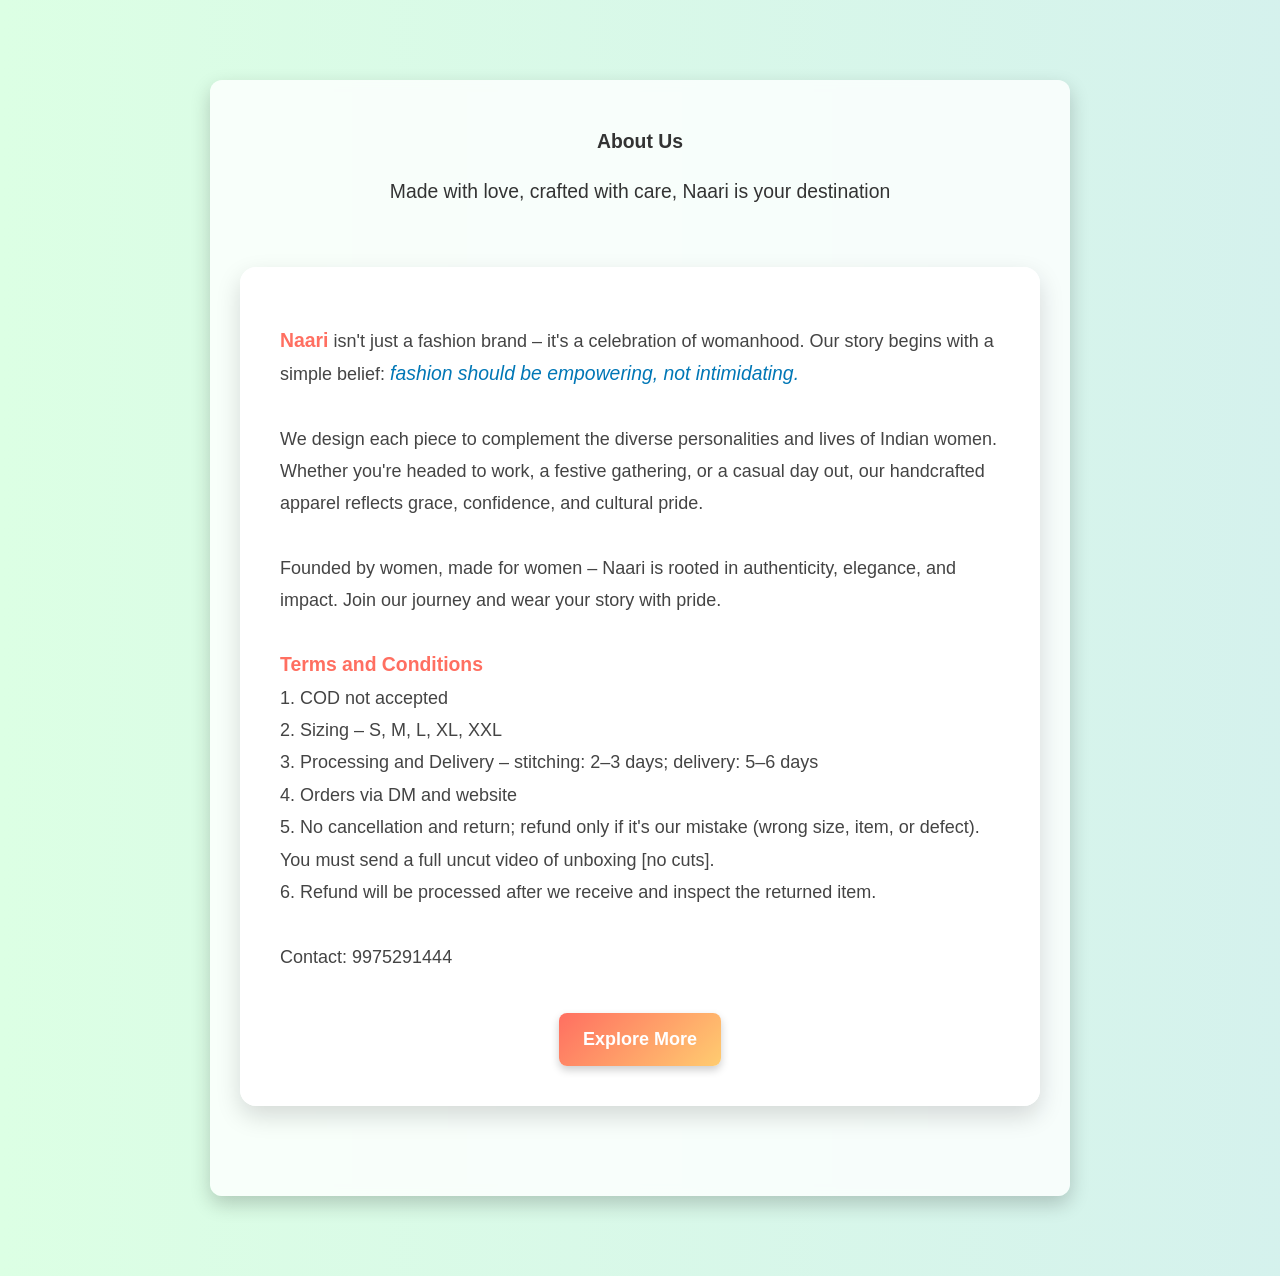
<file: about_us.html>
<!DOCTYPE html>
<html lang="en">
<head>
  <meta charset="UTF-8" />
  <meta name="viewport" content="width=device-width, initial-scale=1.0" />
  <title>Naari - Elegant Fashion</title>
  <link rel="stylesheet" href="about_us.css" />

<div class="about-us-content">
<h2>About Us</h2>
  <p>
    Made with love, crafted with care, Naari is your destination
  </p>
<div class="about-us-wrapper">
  <p>
    <strong>Naari</strong> isn't just a fashion brand – it's a celebration of womanhood. Our story begins with a
    simple belief: <em>fashion should be empowering, not intimidating.</em><br><br>

    We design each piece to complement the diverse personalities and lives of Indian women. Whether you're headed
    to work, a festive gathering, or a casual day out, our handcrafted apparel reflects grace, confidence, and
    cultural pride.<br><br>

    Founded by women, made for women – Naari is rooted in authenticity, elegance, and impact. Join our journey and
    wear your story with pride.<br><br>

    <strong>Terms and Conditions</strong><br>
    1. COD not accepted<br>
    2. Sizing – S, M, L, XL, XXL<br>
    3. Processing and Delivery – stitching: 2–3 days; delivery: 5–6 days<br>
    4. Orders via DM and website<br>
    5. No cancellation and return; refund only if it's our mistake (wrong size, item, or defect). You must send a full uncut video of unboxing [no cuts].<br>
    6. Refund will be processed after we receive and inspect the returned item.<br><br>

    Contact: 9975291444
  </p>
  <div class="explore-btn-container">
  <a href="product.html" class="explore-btn">Explore More</a>
</div>
</div>
</file>
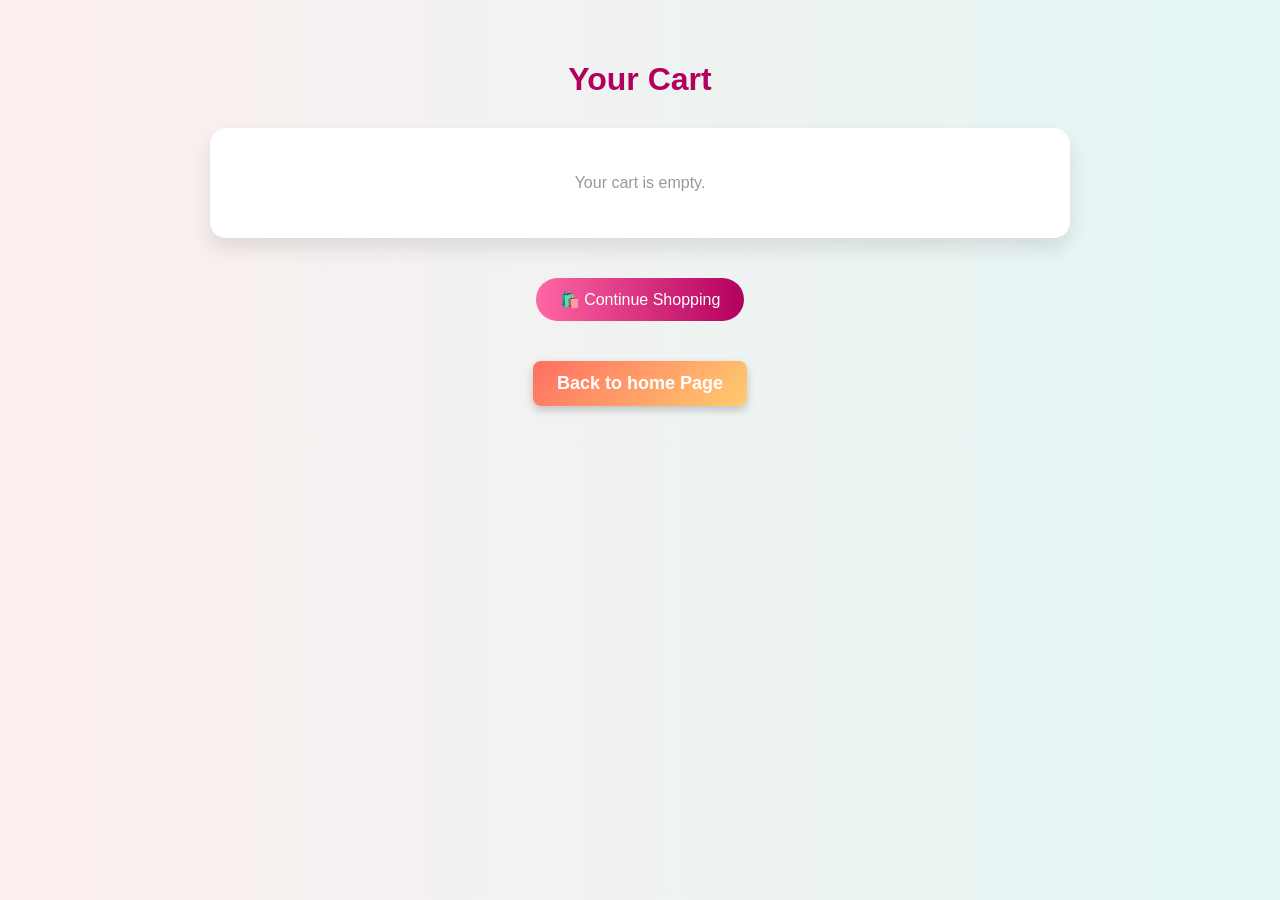
<file: cart.html>
<!DOCTYPE html>
<html lang="en">
<head>
  <meta charset="UTF-8" />
  <meta name="viewport" content="width=device-width, initial-scale=1.0" />
  <title>Your Cart – Naari</title>
  <link rel="stylesheet" href="style.css" />
</head>
<body>
  <h1>Your Cart</h1>
  <div class="cart-container" id="cart-items"></div>
  <div class="back-to-products">
  <a href="product.html"> 
  <button>🛍️ Continue Shopping</button>
  </a>
</div>

<div class="explore-btn-container">
  <a href="index_d.html" class="explore-btn">Back to home Page</a>
</div>

<script>
  let cart = JSON.parse(localStorage.getItem("naariCart")) || [];
  function renderCart() {
  const container = document.getElementById("cart-items");
  container.innerHTML = "";

  if (cart.length === 0) {
      container.innerHTML = '<p class="empty-message">Your cart is empty.</p>';
      return;
    }

 let total = 0;

cart.forEach(item => {
  total += item.price * item.quantity;

  const div = document.createElement("div");
  div.className = "cart-item";
  div.innerHTML = `
  <img src="${item.image}" alt="${item.name}" style="width:100px; border-radius:12px;" />
  <div>
  <h3>${item.name}</h3>
  <p>₹${item.price} × ${item.quantity}</p>
  </div>
  <button onclick="removeFromCart(${item.id})">Remove</button>
  `;
  container.appendChild(div);
  });

  const totalDiv = document.createElement("div");
  totalDiv.className = "total";
  totalDiv.textContent = `Total: ₹${total}`;
  container.appendChild(totalDiv);
  }

function removeFromCart(id) {
  cart = cart.filter(item => item.id !== id);
  localStorage.setItem("naariCart", JSON.stringify(cart));
  renderCart();
}

document.addEventListener("DOMContentLoaded", renderCart);
</script>
</body>
</html>
</file>
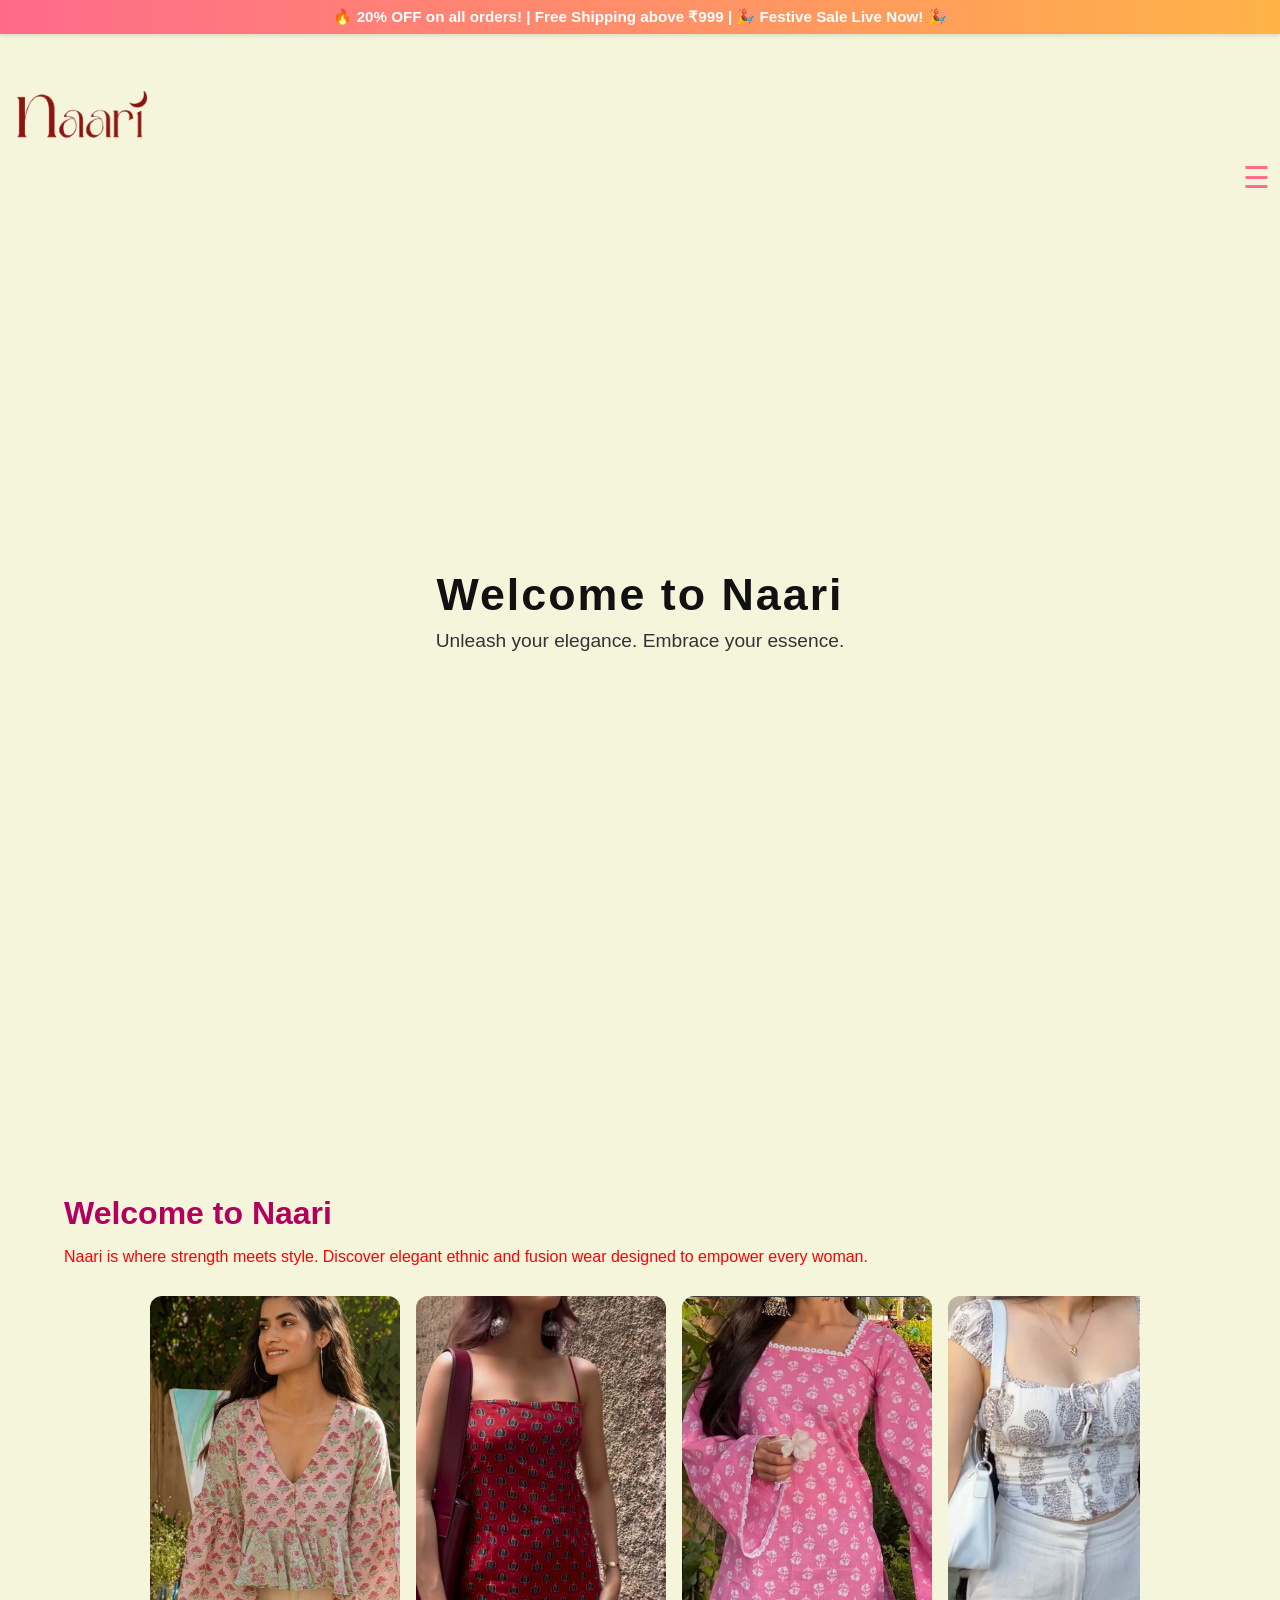
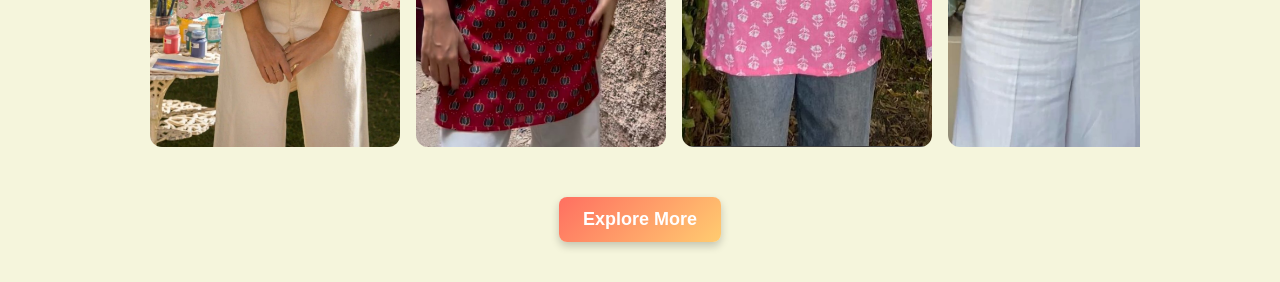
<file: index_d.html>
<!DOCTYPE html>
<html lang="en">

<head>
  <meta charset="UTF-8" />
  <meta name="viewport" content="width=device-width, initial-scale=1.0" />
  <title>Naari - Elegant Fashion</title>
    <link rel="stylesheet" href="styles.css" />
</head>
<body>

<div class="floating-bg">
  <span style="left: 10%; animation-delay: 0s;"></span>
  <span style="left: 30%; animation-delay: 0s;"></span>
  <span style="left: 50%; animation-delay: 0s;"></span>
  <span style="left: 70%; animation-delay: 0s;"></span>
  <span style="left: 90%; animation-delay: 0s;"></span>
</div>

<div class="offer-banner">
  <p>🔥 20% OFF on all orders! | Free Shipping above ₹999 | 🎉 Festive Sale Live Now! 🎉</p>
</div>


<div class="logo-container">
    <img src="images/narii1-removebg-preview.png" alt="Naari Logo">
</div>

<!-- Hamburger Menu and Navigation -->
<input type="checkbox" id="menu-toggle" />
<label for="menu-toggle" class="menu-icon">&#9776;</label>

<nav class="nav-bar">
    <ul>
        <li><a href="index_d.html">Home</a></li>
        <li><a href="about_us.html">About Us</a></li>
        <li><a href="product.html">Products</a></li>
        <li><a href="cart.html">Cart</a></li>
        <li><a href="login.html">Login</a></li>
    </ul>
</nav>


<div class="hero-container">
<video autoplay muted loop playsinline>
    <source src="images/janci.mp4" type="video/mp4" />
</video>
<div class="hero-overlay">
    <h1>Welcome to Naari</h1>
    <p>Unleash your elegance. Embrace your essence.</p>
</div>
</div>

<main>
<section id="home" class="page active">
    <h2>Welcome to Naari</h2>
    <p style="margin-bottom: 20px;">Naari is where strength meets style. Discover elegant ethnic and fusion wear
    designed to empower every woman.</p>
</section>

<div class="carousel-wrapper">
  <!--button onclick="scrollLeft()">←</button-->
  <div class="carousel" id="carousel">
    <img src="images/pic1.png" alt="Slide 1" />
    <img src="images/pic2.png" alt="Slide 2" />
    <img src="images/pic3.png" alt="Slide 3" />
    <img src="images/pic4.png" alt="Slide 4" />
    <img src="images/pic1.jpg" alt="Slide 5" />
  </div>
  <!--button onclick="scrollRight()">→</button-->
</div>

<script>
const carousel = document.getElementById("carousel");

function scrollRight() {
  carousel.scrollBy({ left: carousel.clientWidth, behavior: "smooth" });
}

function scrollLeft() {
  carousel.scrollBy({ left: -carousel.clientWidth, behavior: "smooth" });
}
</script>

<div class="explore-btn-container">
  <a href="product.html" class="explore-btn">Explore More</a>
</div>
</body>
</file>
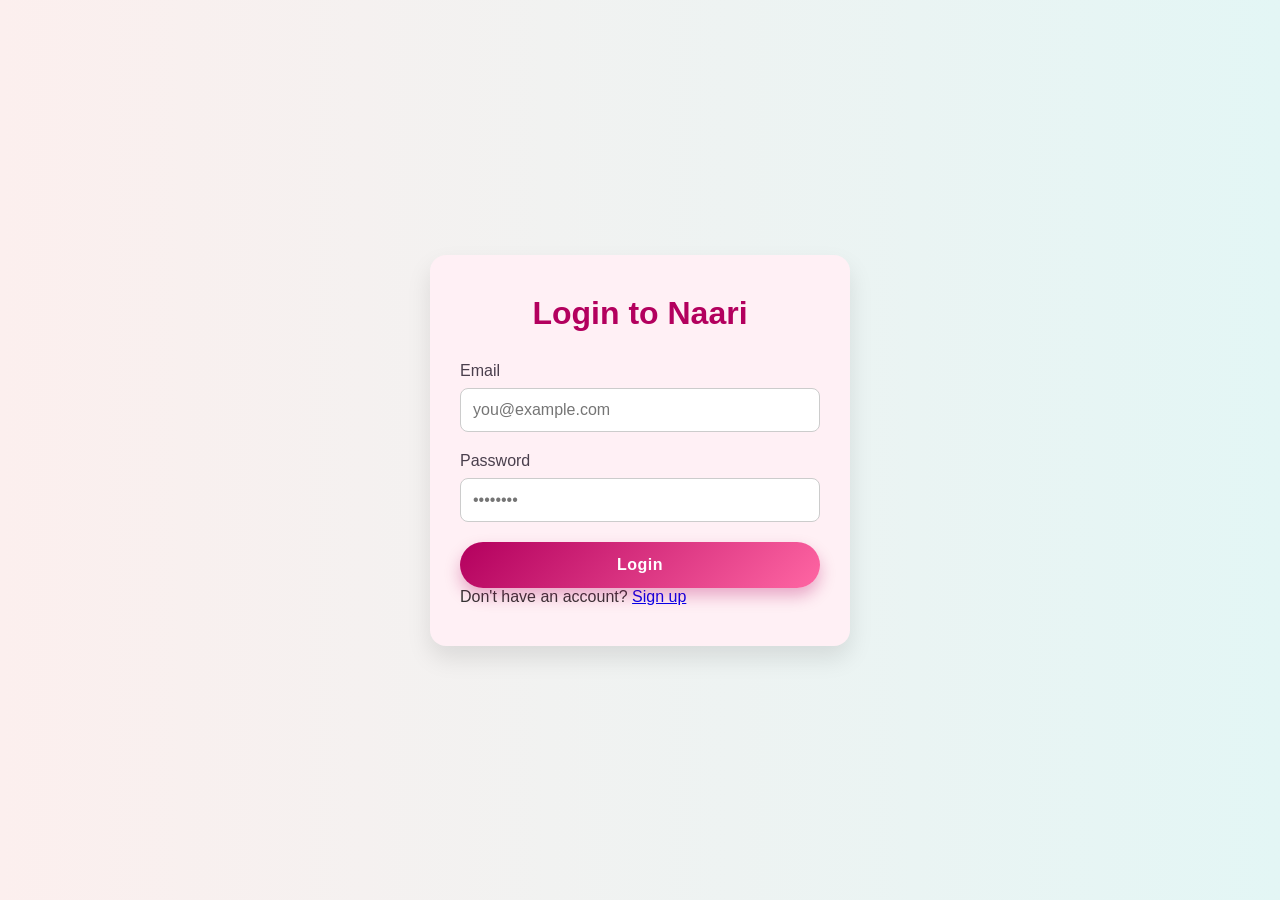
<file: login.html>
<!DOCTYPE html>
<html lang="en">
<head>
  <meta charset="UTF-8" />
  <meta name="viewport" content="width=device-width, initial-scale=1.0" />
  <title>Login | Naari</title>
  <link rel="stylesheet" href="login.css" />
</head>
<body>
  <section id="login" class="page">
    <h2>Login to Naari</h2>
    <div class="login-box">
      <label for="email">Email</label>
      <input type="email" id="email" placeholder="you@example.com" />

      <label for="password">Password</label>
      <input type="password" id="password" placeholder="••••••••" />

      <button type="submit">Login</button>

      <p class="signup-text">
        Don't have an account? <a href="#">Sign up</a>
      </p>
    </div>
  </section>
</body>
</html>
</file>
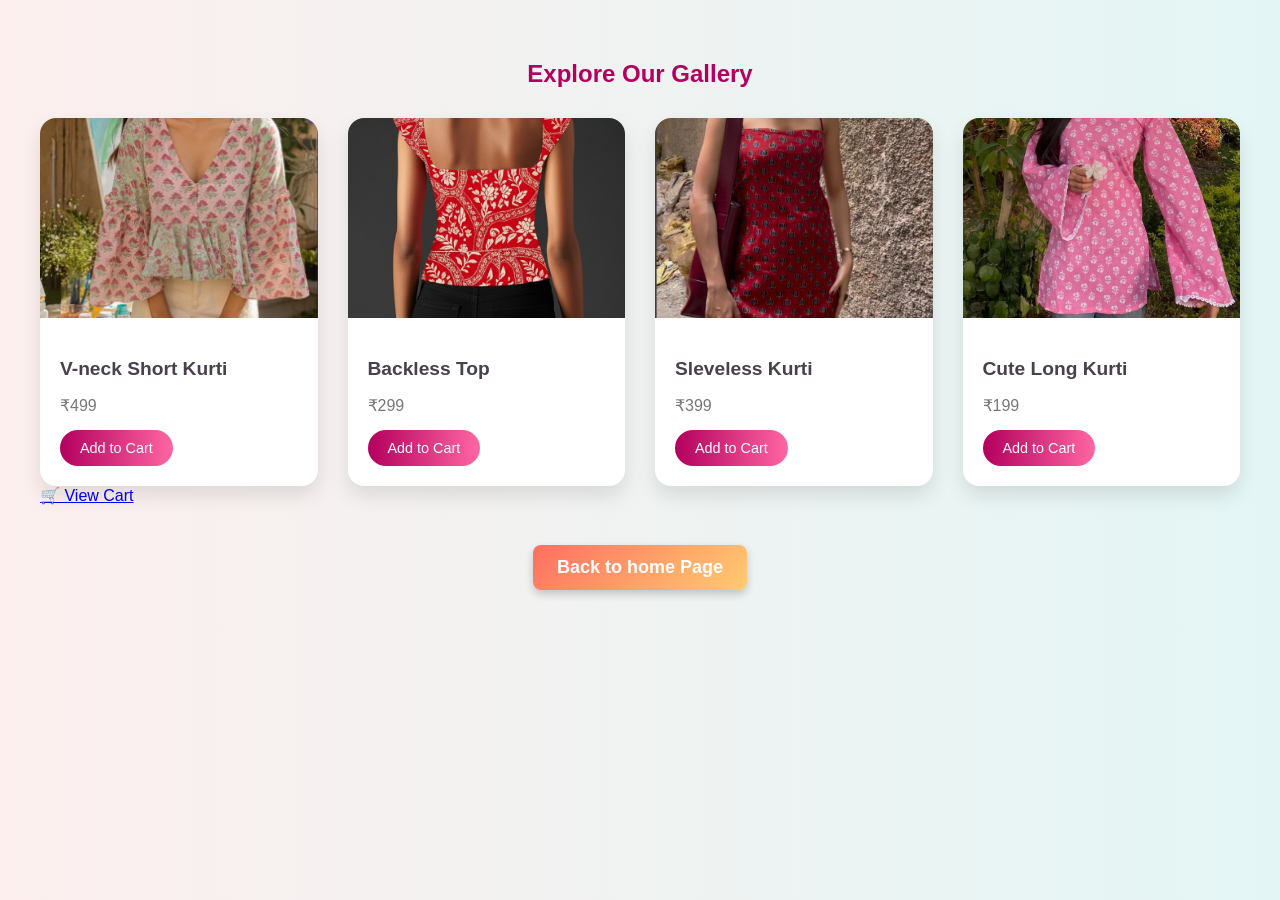
<file: product.html>
<!DOCTYPE html>
<html lang="en">
<head>
  <meta charset="UTF-8" />
  <meta name="viewport" content="width=device-width, initial-scale=1.0" />
  <title>Naari Products</title>
  <link rel="stylesheet" href="style.css" />
</head>
<body>
  <section class="products-section">
    <h1>Explore Our Gallery</h1>
    <div class="products-grid" id="products-grid"></div>
    <div class="cart-link">
      <a href="cart.html">🛒 View Cart</a>
    </div>
  </section>

  <div class="explore-btn-container">
  <a href="index_d.html" class="explore-btn">Back to home Page</a>
</div>

  <script src="script.js"></script>
</body>
</html>
</file>
<file: about_us.css>
*{
font-size: 1.1rem; 
line-height: 1.6; 
color: #333;
}

.layout-container {
    max-width: 800px; 
    margin: auto; 
    padding: 20px; 
    background: #fffaf0; 
    border-radius: 12px; 
    box-shadow: 0 4px 10px rgba(0,0,0,0.05);
}

/*------------*/

.about-us-content {
  max-width: 800px;
  margin: 80px auto;
  padding: 30px;
  background: rgba(255, 255, 255, 0.8); /* Soft transparent layer over background */
  border-radius: 12px;
  font-family: 'Segoe UI', sans-serif;
  font-size: 18px;
  line-height: 1.8;
  color: #333;
  box-shadow: 0 8px 20px rgba(0,0,0,0.2);
  backdrop-filter: blur(5px);
  text-align: center;
}

/*--------- moving subtle bg-------------*/

body {
  margin: 0;
  padding: 0;
  min-height: 100vh;
  background: linear-gradient(270deg, #ffe0ec, #c7d7ff, #dcffe4);
  background-size: 600% 600%;
  animation: gradientShift 20s ease infinite;
}

/* Animate gradient movement */
@keyframes gradientShift {
  0% { background-position: 0% 50%; }
  50% { background-position: 100% 50%; }
  100% { background-position: 0% 50%; }
}

/*------------------------------------------------------------------------------*/

body {
  margin: 0;
  padding: 0;
  font-family: 'Segoe UI', sans-serif;
  background: linear-gradient(270deg, #ffe0ec, #c7d7ff, #dcffe4);
  background-size: 600% 600%;
  animation: backgroundFlow 30s ease infinite;
}

@keyframes backgroundFlow {
  0% { background-position: 0% 50%; }
  50% { background-position: 100% 50%; }
  100% { background-position: 0% 50%; }
}

.about-us-wrapper {
  max-width: 850px;
  margin: 60px auto;
  padding: 40px;
  background: rgba(255, 255, 255, 0.85);
  border-radius: 16px;
  box-shadow: 0 10px 25px rgba(0, 0, 0, 0.15);
  backdrop-filter: blur(6px);
}

.about-us-wrapper p {
  font-size: 18px;
  line-height: 1.8;
  color: #444;
  text-align: left;
}

.about-us-wrapper strong {
  color: #ff6f61;
  font-weight: bold;
}

.about-us-wrapper em {
  color: #0077b6;
  font-style: italic;
}

/*------explore more btn-------*/

.explore-btn-container {
  text-align: center;
  margin-top: 40px;
}

.explore-btn {
  display: inline-block;
  background: linear-gradient(135deg, #ff6f61, #ffcc70); /* soft coral to golden glow */
  color: #fff;
  padding: 12px 24px;
  font-size: 18px;
  font-weight: bold;
  text-decoration: none;
  border-radius: 8px;
  box-shadow: 0 4px 8px rgba(0,0,0,0.2);
  transition: transform 0.2s ease, box-shadow 0.2s ease;
}

.explore-btn:hover {
  transform: scale(1.05);
  box-shadow: 0 6px 12px rgba(0,0,0,0.3);
}
</file>
<file: style.css>
body {
  margin: 0;
  font-family: 'Segoe UI', sans-serif;
  background: linear-gradient(to right, #fcefee, #e3f6f5);
  color: #333;
  padding: 40px;
}

h1 {
  text-align: center;
  color: #b3005e;
  margin-bottom: 30px;
}

.products-grid {
  display: grid;
  grid-template-columns: repeat(auto-fit, minmax(250px, 1fr));
  gap: 30px;
  max-width: 1200px;
  margin: 0 auto;
}

.product-card {
  background: #fff;
  border-radius: 16px;
  box-shadow: 0 10px 20px rgba(0,0,0,0.1);
  overflow: hidden;
  transition: transform 0.3s ease;
}

.product-card:hover {
  transform: translateY(-5px);
}

.product-card img {
  width: 100%;
  height: 200px;
  object-fit: cover;
}

.product-info {
  padding: 20px;
}

.product-info h2 {
  font-size: 1.2rem;
  color: #4a3f4d;
  margin-bottom: 10px;
}

.product-info p {
  font-size: 1rem;
  color: #777;
  margin-bottom: 15px;
}

.product-info button {
  background: linear-gradient(to right, #b3005e, #ff66a3);
  color: white;
  border: none;
  padding: 10px 20px;
  border-radius: 30px;
  font-size: 0.9rem;
  cursor: pointer;
  transition: transform 0.3s ease;
}

.product-info button:hover {
  transform: scale(1.05);
}

.cart-container {
  max-width: 800px;
  margin: 0 auto;
  background: #fff;
  border-radius: 16px;
  box-shadow: 0 10px 20px rgba(0,0,0,0.1);
  padding: 30px;
}

.cart-item {
  display: flex;
  align-items: center;
  justify-content: space-between;
  border-bottom: 1px solid #eee;
  padding: 15px 0;
}

.cart-item h3 {
  margin: 0;
  font-size: 1.1rem;
  color: #4a3f4d;
}

.cart-item p {
  margin: 0;
  color: #777;
}

.cart-item button {
  background: #ff66a3;
  border: none;
  color: white;
  padding: 8px 16px;
  border-radius: 20px;
  cursor: pointer;
  font-size: 0.9rem;
}

.cart-item button:hover {
  background: #b3005e;
}

.total {
  text-align: right;
  font-size: 1.2rem;
  margin-top: 20px;
  color: #4a3f4d;
}

.empty-message {
  text-align: center;
  font-size: 1rem;
  color: #999;
}

.back-to-products {
  text-align: center;
  margin-top: 40px;
}

.back-to-products button {
  background: linear-gradient(to right, #ff66a3, #b3005e);
  color: white;
  border: none;
  padding: 12px 24px;
  font-size: 1rem;
  border-radius: 30px;
  cursor: pointer;
  transition: transform 0.3s ease;
}

.back-to-products button:hover {
  transform: scale(1.05);
}

.explore-btn-container {
  text-align: center;
  margin-top: 40px;
}

.explore-btn {
  display: inline-block;
  background: linear-gradient(135deg, #ff6f61, #ffcc70); /* soft coral to golden glow */
  color: #fff;
  padding: 12px 24px;
  font-size: 18px;
  font-weight: bold;
  text-decoration: none;
  border-radius: 8px;
  box-shadow: 0 4px 8px rgba(0,0,0,0.2);
  transition: transform 0.2s ease, box-shadow 0.2s ease;
}

.explore-btn:hover {
  transform: scale(1.05);
  box-shadow: 0 6px 12px rgba(0,0,0,0.3);
}
</file>
<file: styles.css>
* {
  margin: 0;
  padding: 0;
  box-sizing: border-box;
}

body {
  font-family: 'Segoe UI', sans-serif;
  background-color: #F5F5DC;
  color: #FF0000;
  overflow-x: hidden;
}

@keyframes float {
  0% {
    transform: translateY(0) rotate(0deg);
    opacity: 0.4;
  }
  100% {
    transform: translateY(-1000px) rotate(360deg);
    opacity: 0;
  }
}
.floating-bg {
  position: fixed;
  top: 0;
  left: 0;
  width: 100%;
  height: 100%;
  z-index: -1; /* behind everything */
  overflow: hidden;
}


.floating-bg span {
  position: absolute;
  display: block;
  width: 60px;
  height: 60px;
  background: rgba(255, 105, 180, 0.3); /* light pink */
  border-radius: 50%;
  animation: float 20s linear infinite;
  bottom: -150px;
}

.floating-bg span:nth-child(1) {
  left: 20%;
  width: 80px;
  height: 80px;
  animation-duration: 25s;
}

.floating-bg span:nth-child(2) {
  left: 40%;
  animation-duration: 18s;
}

.floating-bg span:nth-child(3) {
  left: 60%;
  width: 100px;
  height: 100px;
  animation-duration: 22s;
}

.floating-bg span:nth-child(4) {
  left: 75%;
  animation-duration: 20s;
}

.floating-bg span:nth-child(5) {
  left: 90%;
  width: 70px;
  height: 70px;
  animation-duration: 19s;
}

.offer-banner {
  background: linear-gradient(90deg, #ff6a8b, #ffb347);
  color: white;
  padding: 8px 0;
  text-align: center;
  font-weight: bold;
  font-size: 0.95rem;
  position: fixed;
  top: 0;
  width: 100%;
  z-index: 102;
  overflow: hidden;
  box-shadow: 0 2px 4px rgba(0, 0, 0, 0.1);
}

.offer-banner p {
  display: inline-block;
  white-space: nowrap;
  animation: scroll-left 15s linear infinite;
}

@keyframes scroll-left {
  0% {
    transform: translateX(100%);
  }
  100% {
    transform: translateX(-100%);
  }
}

/* Style for the logo container */
.logo-container {
    position: relative;
    left: -20px;        /* Moves it slightly left */
    top: 20px;          /* Pushes it slightly downward */
    height: 150px;      /* Enlarges the container height */
}

/* Style for the image inside */
.logo-container img {
    height: 200px;      /* Enlarges the image itself */
}

/* --------the code for the side menu toggle--------------*/

/* Hide checkbox */
#menu-toggle {
    display: none;
}

/* Hamburger icon */
.menu-icon {
    font-size: 30px;
    cursor: pointer;
    display: block;
    text-align: right;
    padding: 10px;
    color:#ff6a8b;
}

/* Navigation styling */
.nav-bar {
  position: absolute;
  top: 60px; /* Adjust based on your layout */
  left: 0;
  width: 100%;
  padding: 20px 0;
  background: rgba(255, 255, 255, 0.2); /* transparent overlay */
  backdrop-filter: blur(8px);           /* the magic blur */
  -webkit-backdrop-filter: blur(8px);   /* Safari support */
  box-shadow: 0 8px 16px rgba(0,0,0,0.2);
  z-index: 100;
  display: none;
  text-align: center;
}

/* Toggle active state */
#menu-toggle:checked ~ .nav-bar {
  display: block;
}

.nav-bar ul {
    list-style: none;
    margin: 0;
    padding: 0;
}

.nav-bar li {
    margin: 10px 0;
}

.nav-bar a {
    text-decoration: none;
    color: #0d0d0d;
    font-weight: bold;
}

/* Show nav when checkbox is checked */
#menu-toggle:checked ~ .nav-bar {
    display: block;
}

/*-----------the code of the video in bg (hero section)----------------*/
.hero-container {
  position: relative;
  width: 100%;
  height: 90vh;
  overflow: hidden;
}

.hero-container video {
  width: 100%;
  height: 100%;
  object-fit: cover;
  filter: brightness(0.85);
  loading: lazy;
  decoding: async;
}

.hero-overlay {
  position: absolute;
  top: 0;
  left: 0;
  right: 0;
  bottom: 0;
  display: flex;
  justify-content: center;
  align-items: center;
  flex-direction: column;
  text-align: center;
  padding: 2rem;
}

.hero-overlay h1 {
  font-size: 2.8rem;
  color: #111;
  margin-bottom: 10px;
  letter-spacing: 2px;
}

.hero-overlay p {
  font-size: 1.2rem;
  color: #333;
}

/*------------- main tag css --------------------*/
main {
  padding: 40px 5%;
  margin-top: 140px;
}

section.page {
  display: none;
}

section.active {
  display: block;
}

h2 {
  font-size: 2rem;
  margin-bottom: 1rem;
  color: #b3005e;
}

/* css for the explore button at the end */
.explore-btn-container {
  text-align: center;
  margin-top: 40px;
}

.explore-btn {
  display: inline-block;
  background: linear-gradient(135deg, #ff6f61, #ffcc70); /* soft coral to golden glow */
  color: #fff;
  padding: 12px 24px;
  font-size: 18px;
  font-weight: bold;
  text-decoration: none;
  border-radius: 8px;
  box-shadow: 0 4px 8px rgba(0,0,0,0.2);
  transition: transform 0.2s ease, box-shadow 0.2s ease;
}

.explore-btn:hover {
  transform: scale(1.05);
  box-shadow: 0 6px 12px rgba(0,0,0,0.3);
}

/*-------instagram like slide---------*/
.carousel-wrapper {
  display: flex;
  align-items: center;
  overflow: hidden;
  width: 100%;
  max-width: 1000px; /* Adjust as needed for your site layout */
  margin: 0 auto;
}

.carousel {
  display: flex;
  overflow-x: scroll;
  scroll-snap-type: x mandatory;
  scroll-behavior: smooth;
  gap: 16px;
  padding: 10px;
}

.carousel img {
  height: auto;
  width: 100%;
  max-width: 250px; /* Set the size that fits your layout */
  flex-shrink: 0;
  scroll-snap-align: center;
  object-fit: cover;
  border-radius: 12px;
}
</file>
<file: login.css>
/* Base Reset & Font */
* {
  margin: 0;
  padding: 0;
  box-sizing: border-box;
}

body {
  font-family: 'Segoe UI', sans-serif;
  background: linear-gradient(to right, #fcefee, #e3f6f5);
  color: #333;
  min-height: 100vh;
  display: flex;
  align-items: center;
  justify-content: center;
}

/* Login Section */
.page {
  width: 100%;
  max-width: 420px;
  padding: 40px 30px;
  background: #fff0f5;
  border-radius: 16px;
  box-shadow: 0 12px 24px rgba(0, 0, 0, 0.1);
  animation: fadeIn 0.6s ease-out;
}

@keyframes fadeIn {
  from {
    opacity: 0;
    transform: translateY(20px);
  }
  to {
    opacity: 1;
    transform: translateY(0);
  }
}

.page h2 {
  text-align: center;
  font-size: 2rem;
  color: #b3005e;
  margin-bottom: 30px;
}

/* Form Elements */
label {
  display: block;
  margin-bottom: 8px;
  font-weight: 500;
  color: #4a3f4d;
}

input[type="email"],
input[type="password"] {
  width: 100%;
  padding: 12px;
  margin-bottom: 20px;
  border: 1px solid #ccc;
  border-radius: 8px;
  font-size: 1rem;
  background-color: #fff;
  transition: border-color 0.3s ease;
}

input:focus {
  border-color: #b3005e;
  outline: none;
}

/* Button Styling*/

button[type="submit"] {
  width: 100%;
  padding: 14px 0;
  background: linear-gradient(135deg, #b3005e, #ff66a3);
  color: white;
  border: none;
  border-radius: 40px;
  font-size: 1rem;
  font-weight: 600;
  letter-spacing: 0.5px;
  cursor: pointer;
  position: relative;
  overflow: hidden;
  transition: transform 0.3s ease, box-shadow 0.3s ease;
  box-shadow: 0 8px 16px rgba(179, 0, 94, 0.3);
}

/* Hover effect with lift and glow */
button[type="submit"]:hover {
  transform: translateY(-2px);
  box-shadow: 0 12px 24px rgba(179, 0, 94, 0.4);
}

/* Shine animation */
button[type="submit"]::after {
  content: "";
  position: absolute;
  top: 0;
  left: -75%;
  width: 50%;
  height: 100%;
  background: linear-gradient(to right, rgba(255,255,255,0.2), rgba(255,255,255,0));
  transform: skewX(-20deg);
  transition: left 0.5s ease;
}

button[type="submit"]:hover::after {
  left: 125%;
}
</file>
